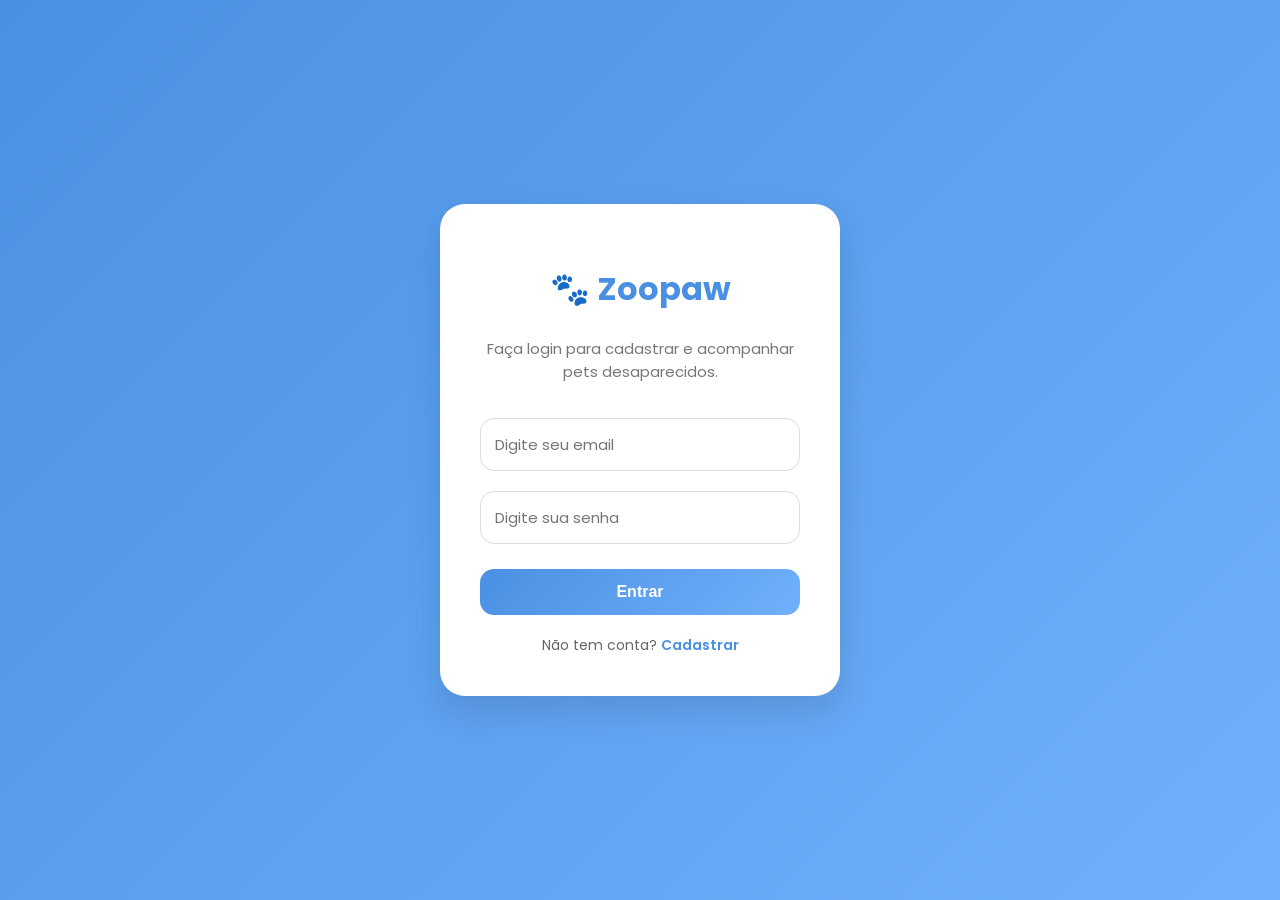
<file: index.html>
<!DOCTYPE html>
<html lang="pt-br">

<head>
    <meta charset="UTF-8">
    <meta name="viewport" content="width=device-width, initial-scale=1.0">
    <title>ZOOPAW - Alerta de Pets Perdidos</title>

    <!-- FONTE -->
    <link href="https://fonts.googleapis.com/css2?family=Poppins:wght@400;500;600;700&display=swap" rel="stylesheet">

    <style>

        *{
            margin:0;
            padding:0;
            box-sizing:border-box;
        }

        body{
            font-family:'Poppins', sans-serif;
            background:#f5f9ff;
            overflow-x:hidden;
        }

        /* ================= HEADER ================= */

        header{

            background:
            linear-gradient(
                135deg,
                #4A90E2,
                #6FB1FC
            );

            padding:35px 20px;

            text-align:center;

            box-shadow:0 4px 15px rgba(0,0,0,0.08);
        }

        header h1{

            color:white;

            font-size:42px;

            font-weight:700;

            letter-spacing:1px;
        }

        /* ================= NAV ================= */

        nav{

            background:white;

            padding:18px;

            text-align:center;

            box-shadow:0 2px 10px rgba(0,0,0,0.05);

            position:sticky;

            top:0;

            z-index:1000;
        }

        nav a{

            text-decoration:none;

            color:#4A90E2;

            font-weight:600;

            margin:0 20px;

            transition:0.3s;
        }

        nav a:hover{

            color:#ff9f43;
        }

        /* ================= HERO ================= */

        .hero{

            min-height:85vh;

            display:flex;
            justify-content:space-between;
            align-items:center;

            gap:60px;

            padding:80px 8%;

            background:
            linear-gradient(
                135deg,
                #f5f9ff,
                #eef5ff
            );
        }

        .hero-text{
            flex:1;
        }

        .tag{

            display:inline-block;

            background:#e8f1ff;

            color:#4A90E2;

            padding:10px 18px;

            border-radius:30px;

            font-size:14px;

            font-weight:600;

            margin-bottom:25px;
        }

        .hero-text h1{

            font-size:64px;

            color:#2c3e50;

            line-height:1.1;

            margin-bottom:25px;
        }

        .hero-text p{

            font-size:20px;

            color:#666;

            line-height:1.8;

            max-width:650px;
        }

        /* ================= BOTÕES ================= */

        .hero-buttons{

            display:flex;

            gap:20px;

            margin-top:40px;

            flex-wrap:wrap;
        }

        .hero-buttons button{

            padding:16px 30px;

            border:none;

            border-radius:14px;

            font-size:16px;

            font-weight:600;

            cursor:pointer;

            transition:0.3s;

            background:
            linear-gradient(
                135deg,
                #4A90E2,
                #6FB1FC
            );

            color:white;

            box-shadow:0 8px 20px rgba(74,144,226,0.25);
        }

        .hero-buttons button:hover{

            transform:translateY(-4px);
        }

        .secondary-btn{

            background:white !important;

            color:#4A90E2 !important;

            border:2px solid #4A90E2 !important;

            box-shadow:none !important;
        }

        /* ================= IMAGEM ================= */

        .hero-image{

            flex:1;

            display:flex;
            justify-content:center;
        }

        .hero-image img{

            width:100%;

            max-width:520px;

            border-radius:30px;

            box-shadow:0 20px 40px rgba(0,0,0,0.12);

            object-fit:cover;
        }

        /* ================= STATS ================= */

        .stats{

            display:flex;

            gap:20px;

            margin-top:55px;

            flex-wrap:wrap;
        }

        .stat-box{

            background:white;

            padding:22px 28px;

            border-radius:20px;

            box-shadow:0 8px 20px rgba(0,0,0,0.06);

            min-width:160px;

            transition:0.3s;
        }

        .stat-box:hover{

            transform:translateY(-5px);
        }

        .stat-box h3{

            color:#4A90E2;

            font-size:30px;

            margin-bottom:5px;
        }

        .stat-box span{

            color:#777;

            font-size:14px;
        }

        /* ================= FEATURES ================= */

        .features{

            display:flex;

            justify-content:center;

            gap:25px;

            flex-wrap:wrap;

            padding:90px 20px;

            background:white;
        }

        .feature-card{

            background:#f8fbff;

            width:320px;

            padding:35px;

            border-radius:25px;

            box-shadow:0 10px 25px rgba(0,0,0,0.06);

            transition:0.3s;
        }

        .feature-card:hover{

            transform:translateY(-7px);
        }

        .feature-card h3{

            color:#4A90E2;

            margin-bottom:15px;

            font-size:22px;
        }

        .feature-card p{

            color:#666;

            line-height:1.7;
        }

        /* ================= FOOTER ================= */

        footer{

            background:#2c3e50;

            color:white;

            padding:50px 20px;

            text-align:center;
        }

        footer h2{

            margin-bottom:15px;

            font-size:28px;
        }

        footer p{

            color:#d6d6d6;

            margin-bottom:10px;
        }

        footer a{

            color:#6FB1FC;

            text-decoration:none;
        }

        /* ================= RESPONSIVO ================= */

        @media(max-width:950px){

            .hero{

                flex-direction:column;

                text-align:center;
            }

            .hero-text h1{

                font-size:42px;
            }

            .hero-buttons{

                justify-content:center;
            }

            .stats{

                justify-content:center;
            }

            .hero-image img{

                max-width:100%;
            }
        }

    </style>
</head>

<body>

    <!-- HEADER -->

    <header>

        <h1>🐾 ZOOPAW 🐾</h1>

    </header>

    <!-- NAV -->

    <nav>

    <a href="index.html">Home</a>

    <a href="pages/cadastro.html">
        Cadastrar Pet
    </a>

    <a href="pages/pets.html">
        Pets Perdidos
    </a>

    <a href="#" onclick="logout()">
        Sair
    </a>

</nav>

    <!-- HERO -->

    <section class="hero">

        <div class="hero-text">

            <span class="tag">
                🐾 Plataforma de ajuda animal
            </span>

            <h1>
                Ajude um pet a voltar para casa
            </h1>

            <p>
                Sistema inteligente para divulgação de pets desaparecidos,
                geração de cartazes e busca por região.
            </p>

            <div class="hero-buttons">

                <a href="pages/cadastro.html">

                    <button>
                        Cadastrar Pet
                    </button>

                </a>

                <a href="pages/pets.html">

                    <button class="secondary-btn">
                        Ver Pets
                    </button>

                </a>

            </div>

            <!-- STATS -->

            <div class="stats">

                <div class="stat-box">

                    <h3>+250</h3>

                    <span>Pets cadastrados</span>

                </div>

                <div class="stat-box">

                    <h3>+80</h3>

                    <span>Pets encontrados</span>

                </div>

                <div class="stat-box">

                    <h3>+15</h3>

                    <span>Cidades atendidas</span>

                </div>

            </div>

        </div>

        <!-- IMAGEM -->

        <div class="hero-image">

            <img 
                src="https://images.unsplash.com/photo-1517849845537-4d257902454a?q=80&w=1200&auto=format&fit=crop"
                alt="Pet"
            >

        </div>

    </section>

    <!-- FEATURES -->

    <section class="features">

        <div class="feature-card">

            <h3>📍 Busca por região</h3>

            <p>
                Encontre pets desaparecidos rapidamente usando filtros por cidade.
            </p>

        </div>

        <div class="feature-card">

            <h3>📄 Cartazes automáticos</h3>

            <p>
                Gere PDFs profissionais para divulgar animais desaparecidos.
            </p>

        </div>

        <div class="feature-card">

            <h3>💬 Contato rápido</h3>

            <p>
                Entre em contato diretamente com o responsável via WhatsApp.
            </p>

        </div>

    </section>

    <!-- FOOTER -->

    <footer>

        <h2>🐾 ZOOPAW</h2>

        <p>
            Sistema de alerta e divulgação de pets desaparecidos.
        </p>

        <p>
            Projeto acadêmico desenvolvido na Fatec.
        </p>

        <p>
            GitHub:
            <a href="#">
                Seu repositório
            </a>
        </p>

        <p>
            © 2026 Zoopaw - Todos os direitos reservados
        </p>

    </footer>

    <!-- JS -->

    <script src="js/script.js"></script>

    <script>
        protegerPagina();
    </script>

</body>
</html>
</file>
